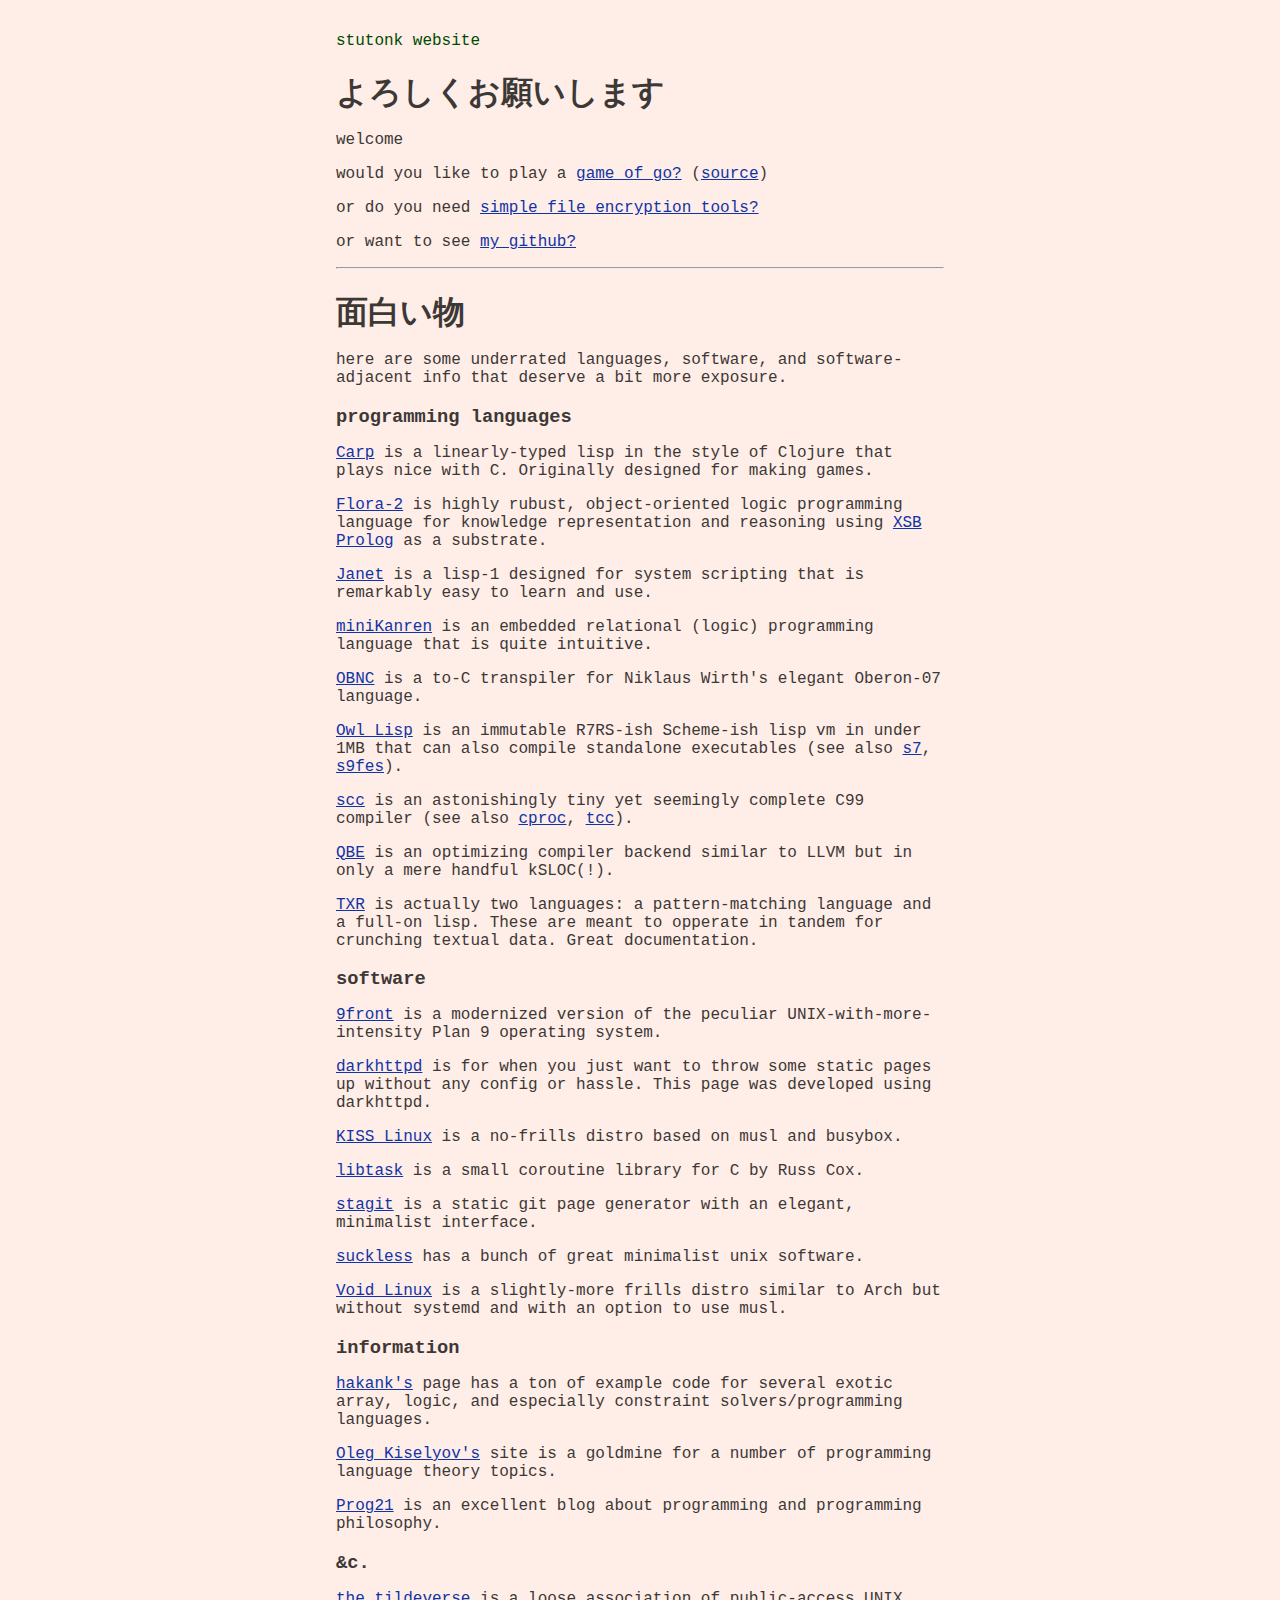
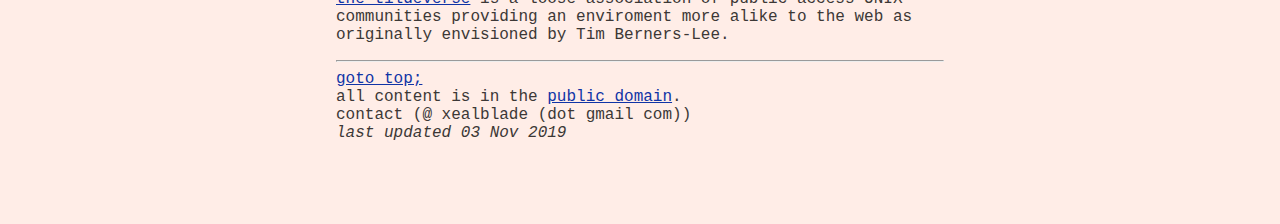
<file: index.html>
<!DOCTYPE html>
<html>
    <head>
        <meta charset="UTF8">
        <meta name="viewport" content="width=device-width, initial-scale=1.0">
        <link rel="stylesheet" href="/style.css">
        <title>stutonk website</title>        
    </head>
    <body id="top">
        <header>
            <nav>
                <a href="/">stutonk website</a>
            </nav>
        </header>
        <main>
            <section>
            <h1>よろしくお願いします</h1>
            <p>welcome</p>            
            <p>
                would you like to play a <a href="goban.html">game of go?</a>
                (<a href="https://github.com/stutonk/goban.js">source</a>)
            </p>
            <p>or do you need <a href="crypt.html">simple file encryption tools?</a></p>
            <p>or want to see <a href="https://github.com/stutonk">my github?</a></p>
            </section>
            <hr>
            <section>
            <h1>面白い物</h1>
            <p>
                here are some underrated languages, software,
                and software-adjacent info that deserve a bit more exposure.
            </p>

            <h3>programming languages</h3>
            <p>
                <a href="https://github.com/carp-lang/Carp">Carp</a> is a linearly-typed
                lisp in the style of Clojure that plays nice with C. Originally designed
                for making games.
            </p>
            <p>
                <a href="http://flora.sourceforge.net/">Flora-2</a> is highly rubust,
                object-oriented logic programming language for knowledge representation
                and reasoning using
                <a href="http://xsb.sourceforge.net/">XSB Prolog</a> as a substrate.
            </p>
            <p>
                <a href="https://janet-lang.org/">Janet</a> is a lisp-1 designed for
                system scripting that is remarkably easy to learn and use.
            </p>
            <p>
                <a href="http://minikanren.org/">miniKanren</a> is an embedded 
                relational (logic) programming language that is quite intuitive.
            </p>
            <p>
                <a href="https://miasap.se/obnc/">OBNC</a> is a to-C transpiler for
                Niklaus Wirth's elegant Oberon-07 language.
            </p>
            <p>
                <a href="https://gitlab.com/owl-lisp/owl">Owl Lisp</a> is an immutable
                R7RS-ish Scheme-ish lisp vm in under 1MB that can also compile standalone
                executables (see also
                <a href="https://ccrma.stanford.edu/software/snd/snd/s7.html">s7</a>,
                <a href="http://t3x.org/s9fes/index.html">s9fes</a>).
            </p>
            <p>
                <a href="http://git.simple-cc.org/scc/file/README.html">scc</a> is an
                astonishingly tiny yet seemingly complete C99 compiler (see also 
                <a href="https://git.sr.ht/~mcf/cproc">cproc</a>,
                <a href="https://bellard.org/tcc/">tcc</a>).
            </p>
            <p>
                <a href="https://c9x.me/compile/">QBE</a> is an optimizing compiler backend
                similar to LLVM but in only a mere handful kSLOC(!).
            </p>
            <p>
                <a href="https://www.nongnu.org/txr/">TXR</a> is actually two languages: a
                pattern-matching language and a full-on lisp. These are meant to opperate in
                tandem for crunching textual data. Great documentation.
            </p>

            <h3>software</h3>
            <p>
                <a href="http://9front.org/">9front</a> is a modernized version of the
                peculiar UNIX-with-more-intensity Plan 9 operating system.
            </p>
            <p>
                <a href="https://unix4lyfe.org/darkhttpd/">darkhttpd</a> is for when you
                just want to throw some static pages up without any config or hassle. This
                page was developed using darkhttpd.
            </p>
            <p>
                <a href="https://getkiss.org/">KISS Linux</a> is a no-frills distro based
                on musl and busybox.
            </p>
            <p>
                <a href="https://swtch.com/libtask/">libtask</a> is a small coroutine library
                for C by Russ Cox.
            </p>
            <p>
                <a href="https://git.codemadness.org/stagit/file/README.html">stagit</a> is
                a static git page generator with an elegant, minimalist interface.
            </p>
            <p>
                <a href="https://suckless.org/">suckless</a> has a bunch of great minimalist
                unix software.
            </p>
            <p>
                <a href="https://voidlinux.org/">Void Linux</a> is a slightly-more frills
                distro similar to Arch but without systemd and with an option to use musl.
            </p>

            <h3>information</h3>
            <p>
                <a href="http://www.hakank.org/">hakank's</a> page has a ton of example code
                for several exotic array, logic, and especially constraint solvers/programming
                languages.
            </p>
            <p>
                <a href="http://okmij.org/ftp/">Oleg Kiselyov's</a> site is a goldmine for
                a number of programming language theory topics.
            </p>
            <p>
                <a href="https://prog21.dadgum.com/">Prog21</a> is an excellent blog about
                programming and programming philosophy.
            </p>

            <h3>&c.</h3>
            <p>
                <a href="https://tildeverse.org/">the tildeverse</a> is a loose association of
                public-access UNIX communities providing an enviroment more alike to the web
                as originally envisioned by Tim Berners-Lee.
            </p>
            </section>
            <hr>
        </main>
        <footer>
            <a href="#top">goto top;</a>
            <br />
            all content is in the <a href="https://creativecommons.org/publicdomain/zero/1.0/">public domain</a>.
            <br />
            contact (@ xealblade (dot gmail com))
            <br />
            <i>last updated 03 Nov 2019</i>
        </footer>
    </body>
</html>
</file>
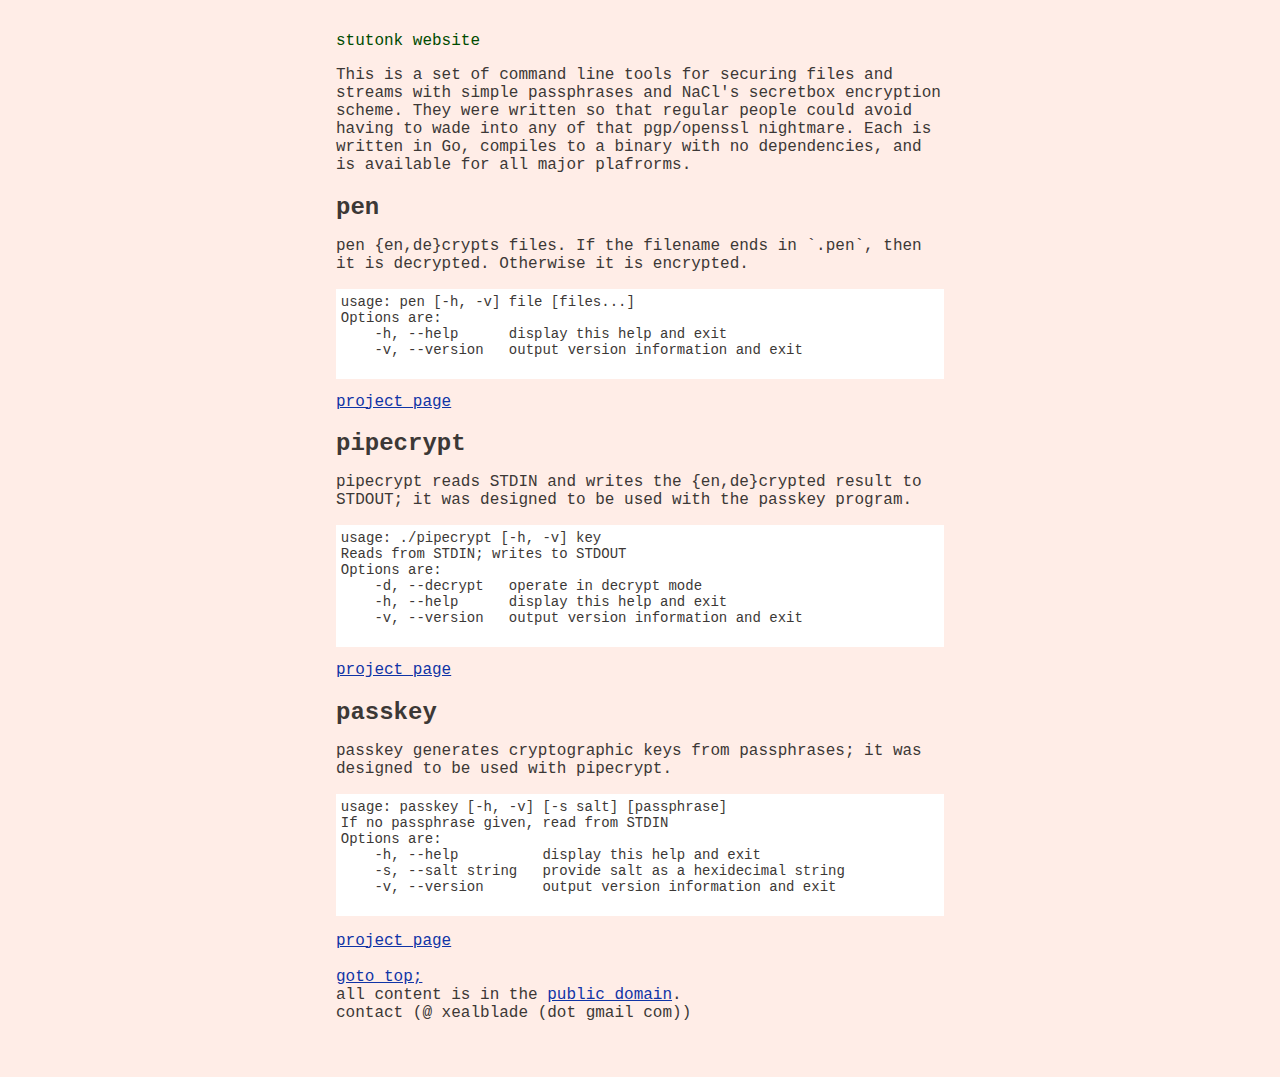
<file: crypt.html>
<!DOCTYPE html>
<html>
    <head>
        <meta charset="UTF8">
        <meta name="viewport" content="width=device-width, initial-scale=1.0">
        <link rel="stylesheet" href="/style.css">
        <title>stutonk website</title>        
    </head>
    <body id="top">
        <header>
            <nav>
                <a href="/">stutonk website</a>
            </nav>
        </header>
        <main>
            <section>
                <p>
                    This is a set of command line tools for securing files and streams
                    with simple passphrases and NaCl's secretbox encryption scheme. They
                    were written so that regular people could avoid having to wade into any
                    of that pgp/openssl nightmare. Each is written in Go, compiles to a
                    binary with no dependencies, and is available for all major plafrorms.
                </p>
            </section>
            <section>
                <h2>pen</h2>
                <p>
                    pen {en,de}crypts files. If the filename ends in `.pen`, then it is decrypted.
                    Otherwise it is encrypted.
                    <pre>
usage: pen [-h, -v] file [files...]
Options are:
    -h, --help      display this help and exit
    -v, --version   output version information and exit
                    </pre>
                    <a href="https://github.com/stutonk/pen">project page</a>
                </p>
            </section>
            <section>
                <h2>pipecrypt</h2>
                <p>
                    pipecrypt reads STDIN and writes the {en,de}crypted result to STDOUT;
                    it was designed to be used with the passkey program.
                    <pre>
usage: ./pipecrypt [-h, -v] key
Reads from STDIN; writes to STDOUT
Options are:
    -d, --decrypt   operate in decrypt mode
    -h, --help      display this help and exit
    -v, --version   output version information and exit
                    </pre>
                    <a href="https://github.com/stutonk/pipecrypt">project page</a>
                </p>
            </section>
            <section>
                <h2>passkey</h2>
                <p>
                    passkey generates cryptographic keys from passphrases; it was designed to
                    be used with pipecrypt.
                    <pre>
usage: passkey [-h, -v] [-s salt] [passphrase]
If no passphrase given, read from STDIN
Options are:
    -h, --help          display this help and exit
    -s, --salt string   provide salt as a hexidecimal string
    -v, --version       output version information and exit
                    </pre>
                </p>
                <a href="https://github.com/stutonk/passkey">project page</a>
            </section>
            <br />
        </main>
        <footer>
            <a href="#top">goto top;</a>
            <br />
            all content is in the <a href="https://creativecommons.org/publicdomain/zero/1.0/">public domain</a>.
            <br />
            contact (@ xealblade (dot gmail com))
        </footer>
    </body>
</html>
</file>
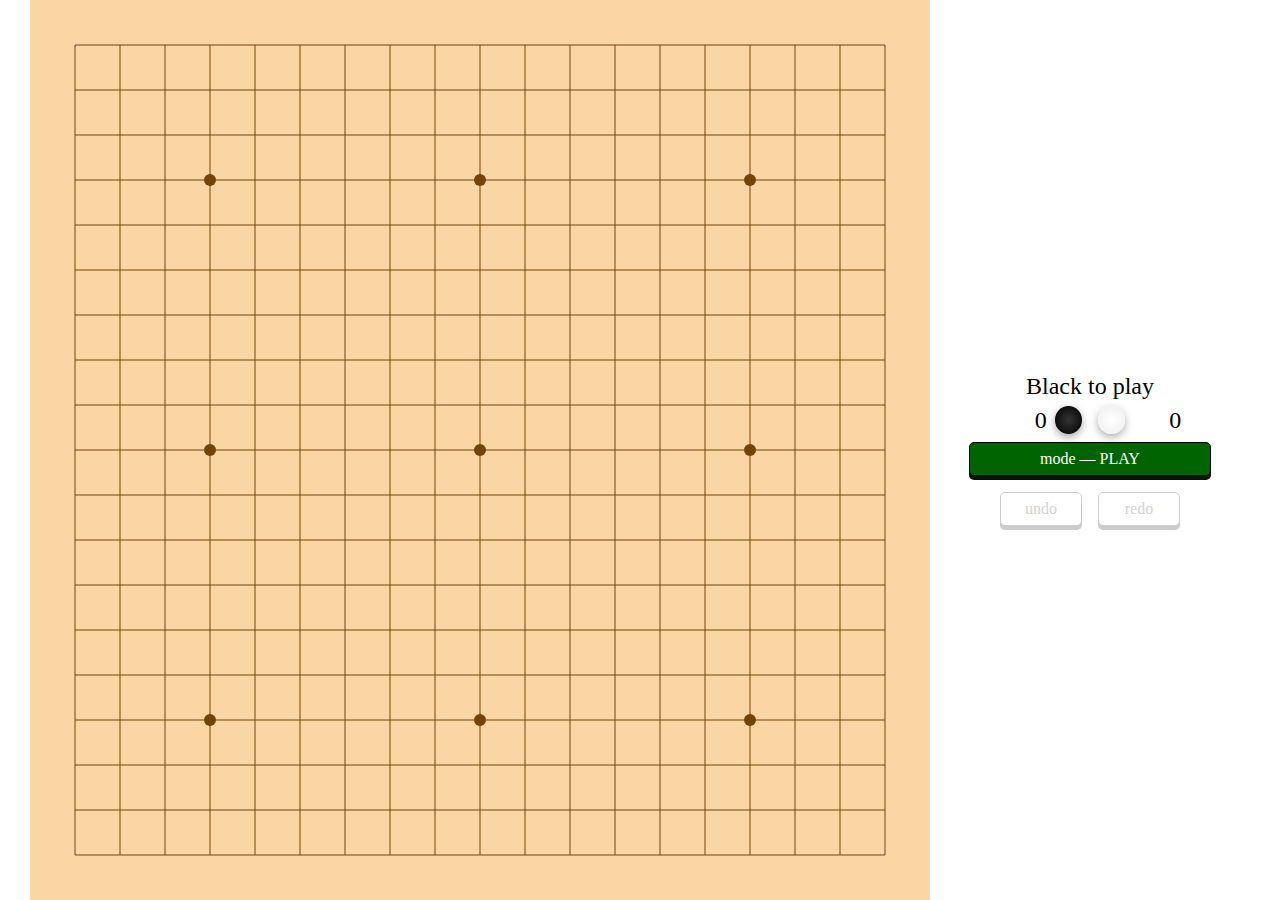
<file: goban.html>
<!DOCTYPE html>
<html>
  <head>
    <meta charset="UTF-8">
    <meta name="viewport" content="width=device-width, initial-scale=1.0">
    <link rel="stylesheet" href="goban.css">
    <script src="goban.js"></script>
    <title>goban</title>
  </head>
  <body>
    <canvas id="goban"></canvas>
    <div class="controls">
      <div class="w100" id="display">Black to play</div>
      <div class="flexrow">
        <a class="add push edit left grey3d on" id="+b" hidden>+</a>
        <a class="sub edit left grey3d off" id="-b" hidden>-</a>
        <span class="score left" id="capb">0</span>
        <div class="circle black"></div>
        <div class="circle white"></div>
        <span class="score right" id="capw">0</span>
        <a class="add push edit right grey3d on" id="+w">+</a>
        <a class="sub edit right grey3d off" id="-w">-</a>
      </div>
      <div class="flexrow">
        <a class="btn push w75 green3d" id="mode">mode — PLAY</a>
      </div>
      <div class="flexrow">
          <a class="btn play w25 grey3d off" id="undo">undo</a>
          <a class="btn play w25 grey3d off" id="redo">redo</a>
          <a class="btn push edit w75 grey3d on" id="add?">Add Stones</a>
      </div>
    </div>
  </body>
</html>
</file>
<file: style.css>
body {
    font-family: monospace, monospace;
    max-width: 38rem;
    padding: 2rem;
    margin: auto;
}

body {
    background: #ffede7;
    color:      #3c3836;
}

a {
    color: #1034a6;
}

a:visited {
    color: #3c1414;
}

nav>a {
    text-decoration: none;
}

nav>a:hover {
    text-decoration: underline;
}

nav>a:link, nav>a:visited {
    color: rgb(0, 75, 0);
}

h1, h2, h3, h4, h5 {
    margin-bottom: .1rem;
}

pre {
    padding: 0.3rem;
    font-size: 0.875rem;
    background: #ffffff;
}

.inline {
    white-space: nowrap;
    padding: 0 0.3rem 0 0.3rem;
    background: #ffffff;
}
</file>
<file: goban.css>
* {
    margin: 0; padding: 0;
}

body {
    display: flex;
    justify-content: center;
}

@media screen and (orientation: portrait) {
    body {
        flex-direction: column;
    }

    .controls{
        flex: 0 0 100%;
    }
}

@media screen and (orientation: landscape) {
    .controls{
        flex: 0 0 25%;
    }
}

canvas {
    display: block;
}

#display {
    display: flex;
    align-items: center;
    justify-content: center;
    height: 2.5rem;
    font-size: 1.5rem;
}

.add {
    padding: 0.2rem;
    border-radius: 5px;
}

.black {
    background: radial-gradient(circle at center, #333 0, black 100%);
}

.btn {
    display: flex;
    align-items: center;
    justify-content: center;
    margin: 0.5rem;
    height: 2rem;
    border-radius: 5px;
}

.circle {
    display: inline-block;
    border-radius: 50%;
    margin: 0 0.5rem;
    width: 1.7rem;
    height: 1.7rem;
    box-shadow: 0px 3px 8px #aaa
}

.controls {
    display: flex;
    flex-flow: row wrap;
    align-content: center;
    justify-content: center;
}

.edit {
    display: none;
}

.green3d {
    position: relative;
    background: darkgreen;
    color: white;
    border: solid 1px #000000;
    box-shadow: 0px 4px 0px #001600;
    transition: all 0.1s;
}

.grey3d {
    position: relative;
    background: white;
    box-shadow: 0px 4px 0px #ccc;
    transition: all 0.1s;
}

.off {
    color: lightgrey;
    border: solid 1px #ccc;
}

.on {
    color: black;
    border: solid 1px #999;
}

.push:active {
    position: relative;
    top: 4px;
    box-shadow: 0px 0px 0px 0px;
}

.flexrow {
    display: flex;
    align-items: center;
    justify-content: center;
    flex: 0 0 100%
}

.left {
    margin-left: 0.5rem;
}

.red3d {
    background: darkred;
    color: white;
    border: solid 1px #000000;
    box-shadow: 0px 4px 0px #150000;
    transition: all 0.1s;
}

.right {
    margin-right: 0.5rem;
}

.score {
    width: 3rem;
    text-align: right;
    font-size: 1.5rem;
}

.sub {
    padding: 0.2rem 0.4rem;
    border-radius: 5px;
}

.w100 {
    flex: 0 0 100%;
}

.w75 {
    flex: 0 0 75%;
}

.w25 {
    flex: 0 0 25%;
}

.white {
    background: radial-gradient(circle at center, white 0, #eee 100%);
}
</file>
